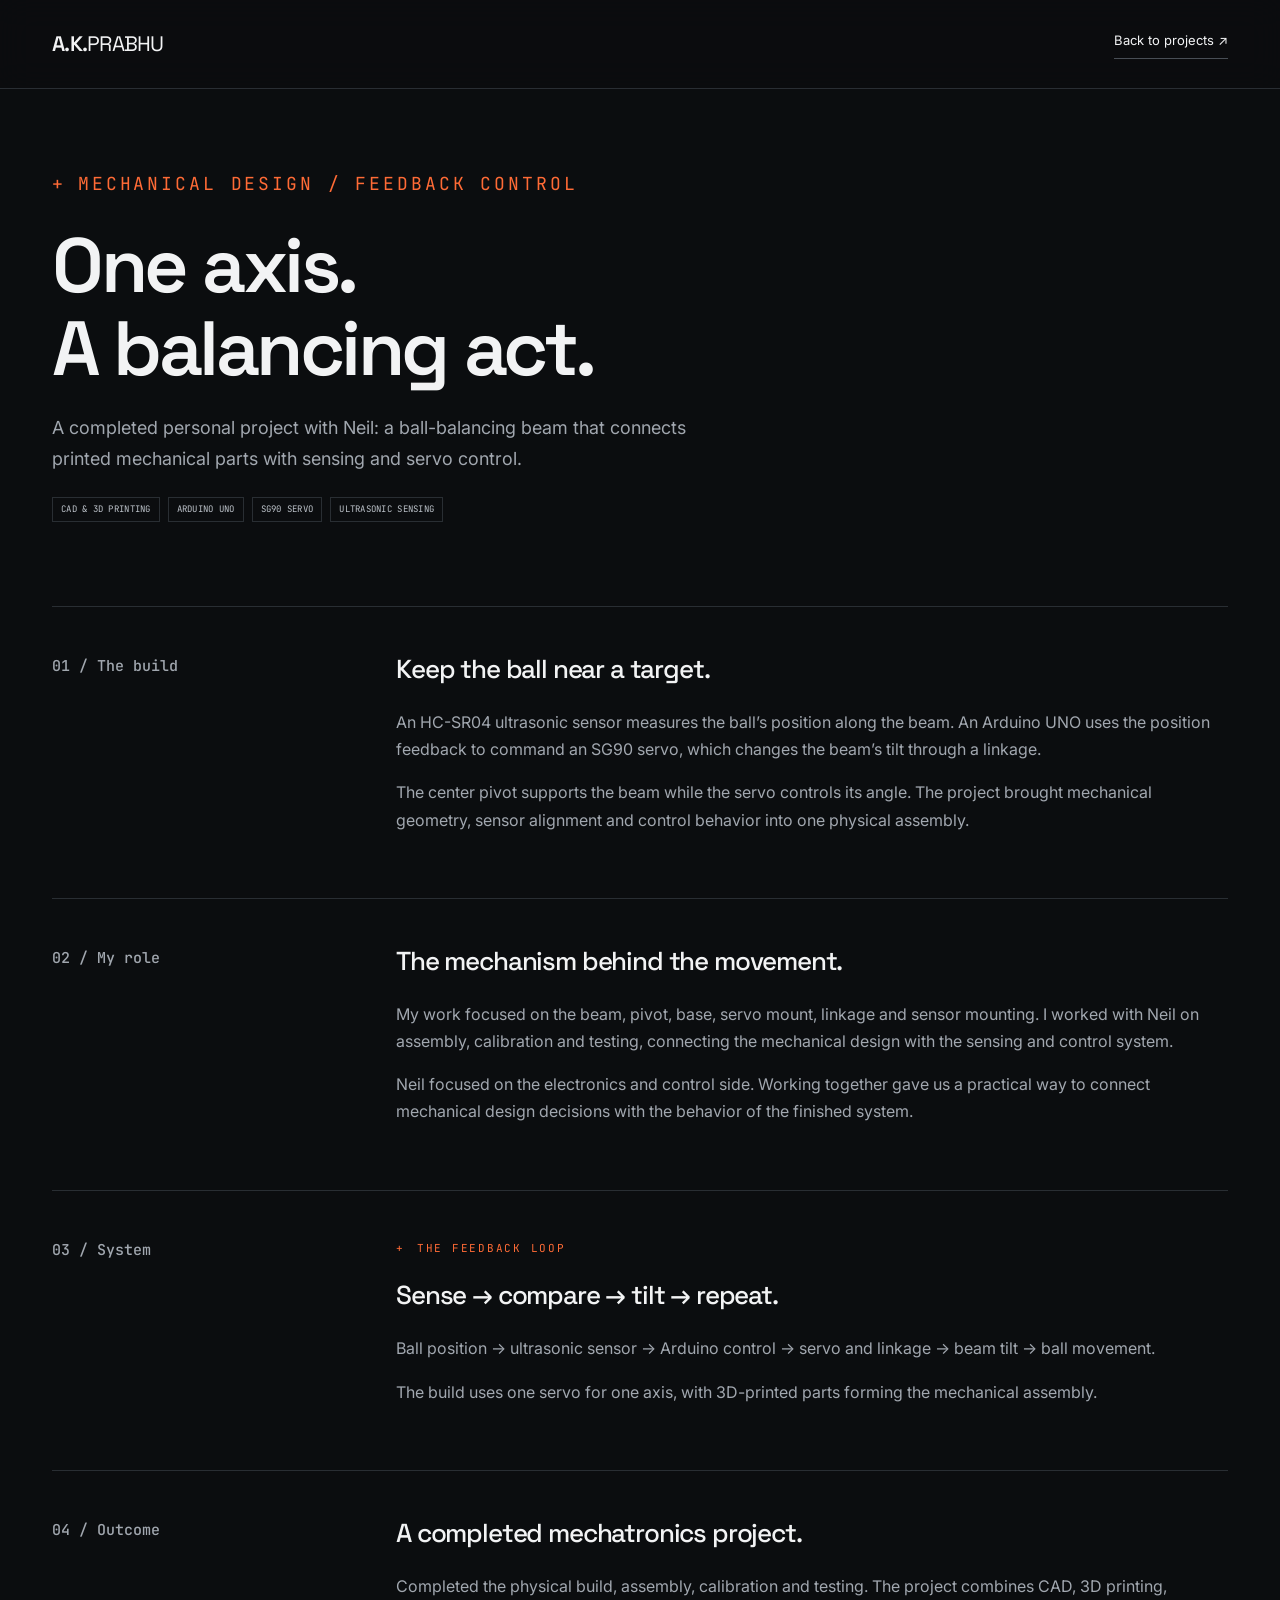
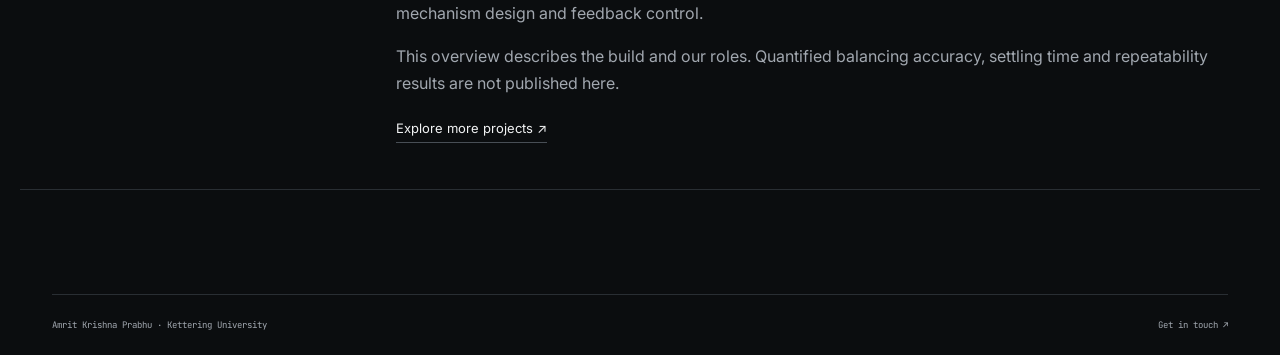
<file: ball-balancing-beam.html>
<!doctype html>
<html lang="en">
<head>
<meta charset="utf-8"><meta name="viewport" content="width=device-width,initial-scale=1">
<meta name="description" content="A completed one-axis ball-balancing beam project by Amrit Krishna Prabhu and Neil, combining printed mechanical parts, Arduino sensing and servo control.">
<title>One-Axis Ball-Balancing Beam — Amrit Krishna Prabhu</title>
<link rel="icon" href="favicon.svg" type="image/svg+xml"><link rel="stylesheet" href="style.css">
</head>
<body>
<a class="skip" href="#main">Skip to project</a>
<header><div class="nav-wrap"><a class="logo" href="index.html#/">A.K.<span>PRABHU</span></a><a class="text-link" href="index.html#/projects">Back to projects ↗</a></div></header>
<main id="main" class="wrap">
<section class="page-intro"><p class="eyebrow">Mechanical design / feedback control</p><h1>One axis.<br>A balancing act.</h1><p>A completed personal project with Neil: a ball-balancing beam that connects printed mechanical parts with sensing and servo control.</p><div class="tags"><span class="tag">CAD &amp; 3D PRINTING</span><span class="tag">ARDUINO UNO</span><span class="tag">SG90 SERVO</span><span class="tag">ULTRASONIC SENSING</span></div></section>
<section class="about-block"><h2>01 / The build</h2><div><h3>Keep the ball near a target.</h3><p>An HC-SR04 ultrasonic sensor measures the ball’s position along the beam. An Arduino UNO uses the position feedback to command an SG90 servo, which changes the beam’s tilt through a linkage.</p><p>The center pivot supports the beam while the servo controls its angle. The project brought mechanical geometry, sensor alignment and control behavior into one physical assembly.</p></div></section>
<section class="about-block"><h2>02 / My role</h2><div><h3>The mechanism behind the movement.</h3><p>My work focused on the beam, pivot, base, servo mount, linkage and sensor mounting. I worked with Neil on assembly, calibration and testing, connecting the mechanical design with the sensing and control system.</p><p>Neil focused on the electronics and control side. Working together gave us a practical way to connect mechanical design decisions with the behavior of the finished system.</p></div></section>
<section class="about-block"><h2>03 / System</h2><div><p class="eyebrow">The feedback loop</p><h3>Sense → compare → tilt → repeat.</h3><p>Ball position → ultrasonic sensor → Arduino control → servo and linkage → beam tilt → ball movement.</p><p>The build uses one servo for one axis, with 3D-printed parts forming the mechanical assembly.</p></div></section>
<section class="about-block"><h2>04 / Outcome</h2><div><h3>A completed mechatronics project.</h3><p>Completed the physical build, assembly, calibration and testing. The project combines CAD, 3D printing, mechanism design and feedback control.</p><p>This overview describes the build and our roles. Quantified balancing accuracy, settling time and repeatability results are not published here.</p><a class="text-link" href="index.html#/projects">Explore more projects ↗</a></div></section>
</main>
<footer><div class="footer-bottom"><span>Amrit Krishna Prabhu · Kettering University</span><a href="index.html#/contact">Get in touch ↗</a></div></footer>
</body></html>
</file>
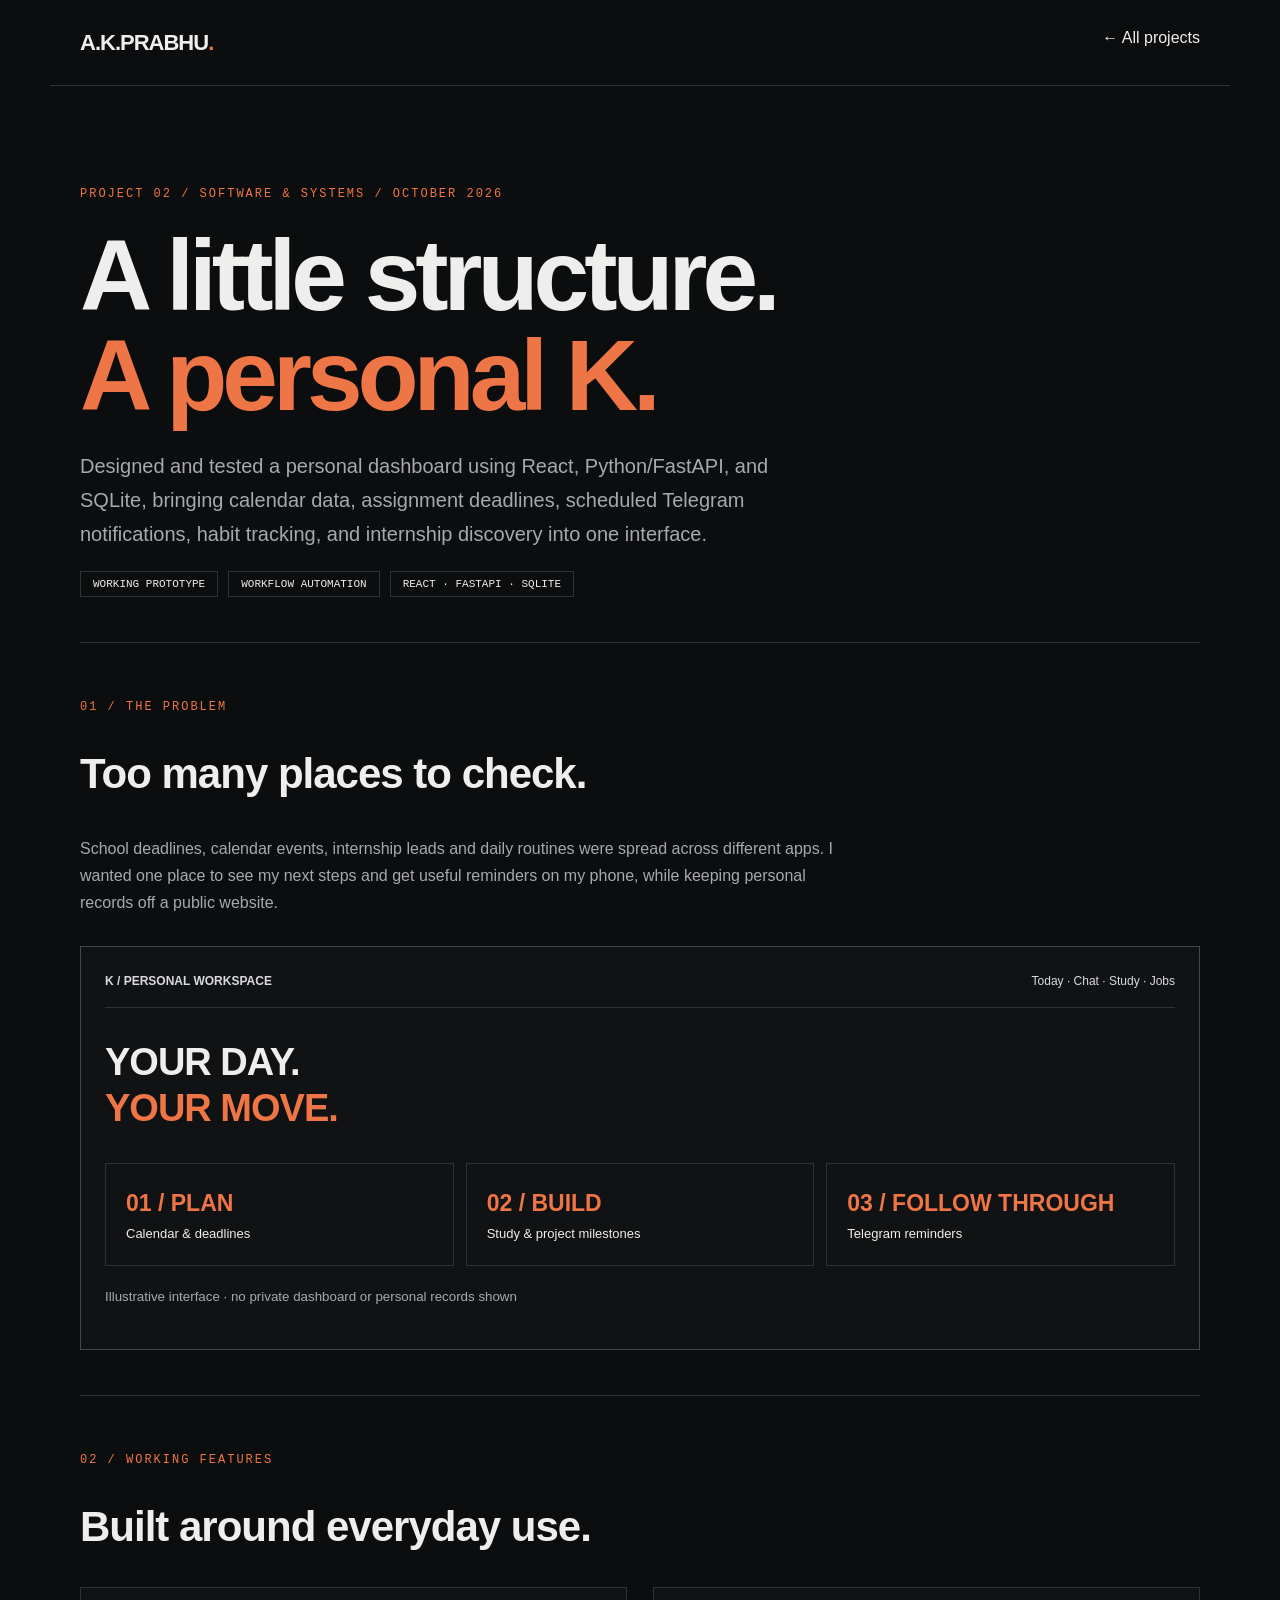
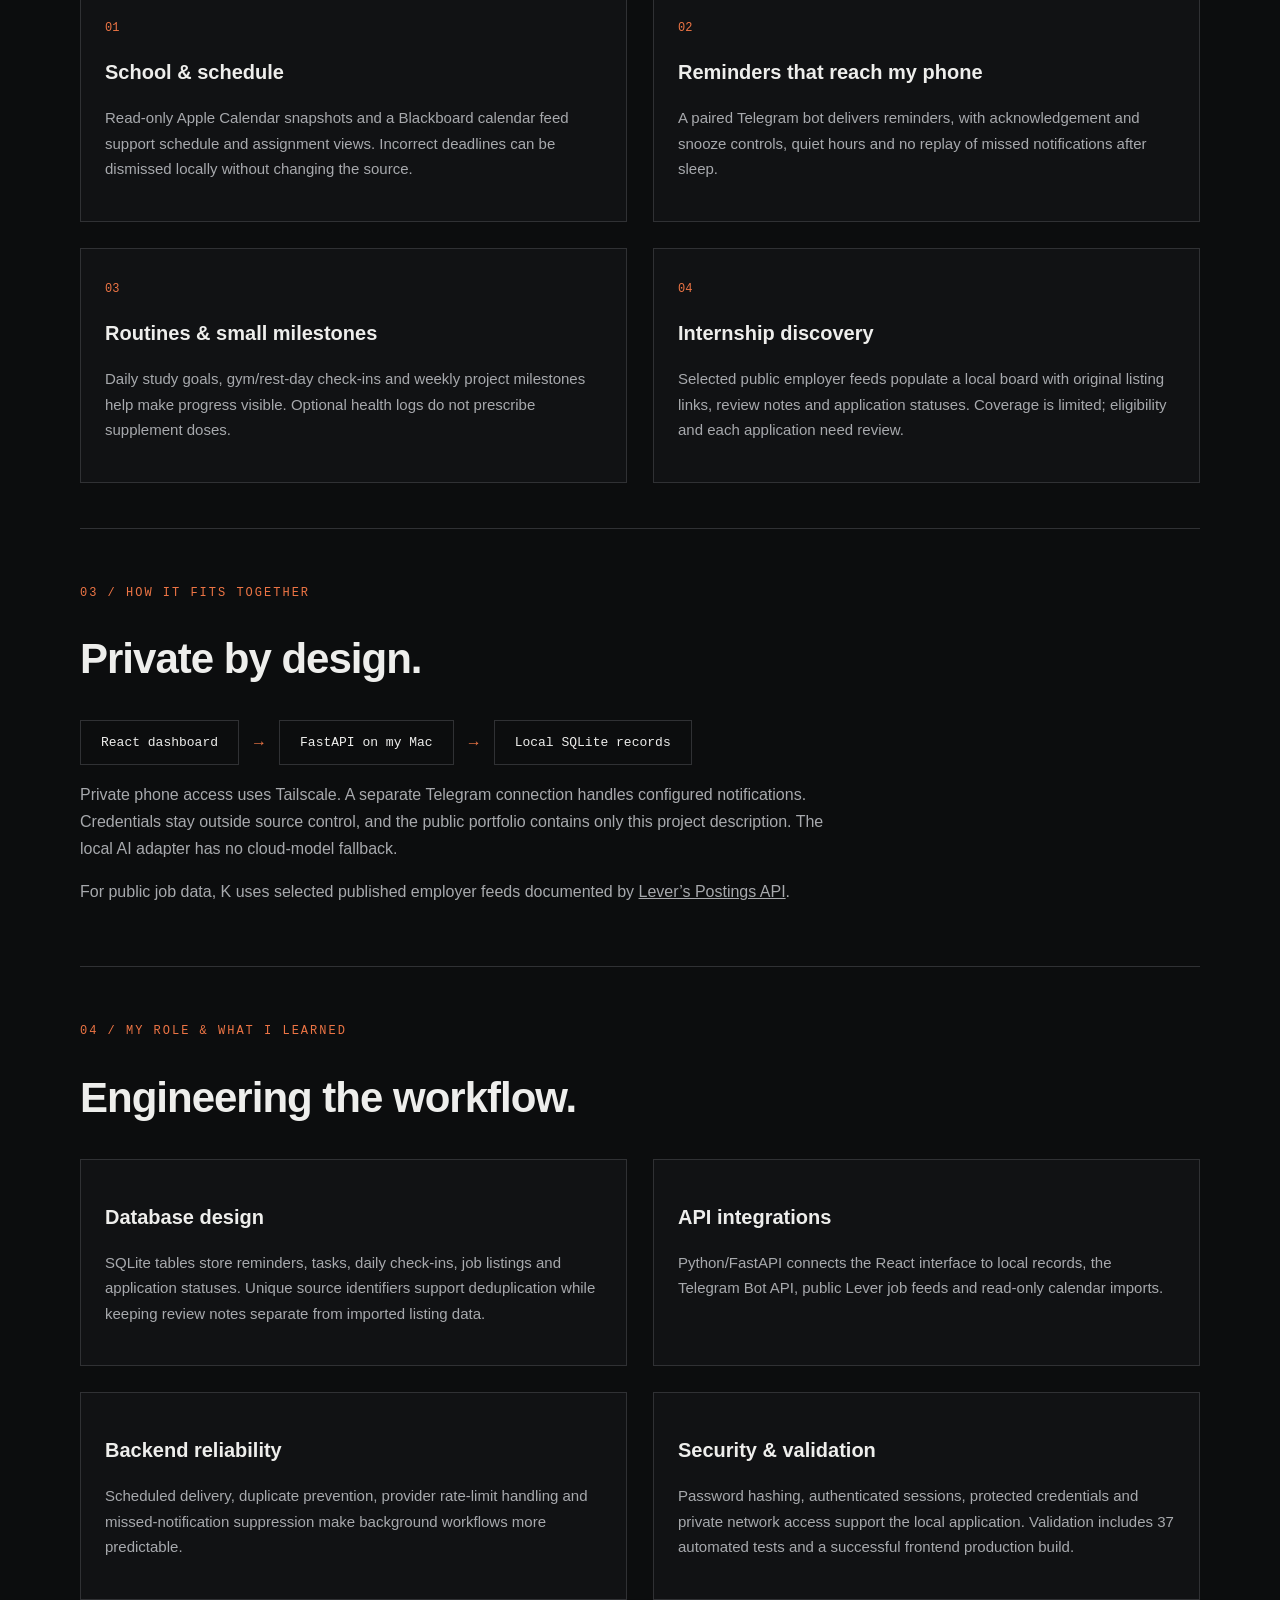
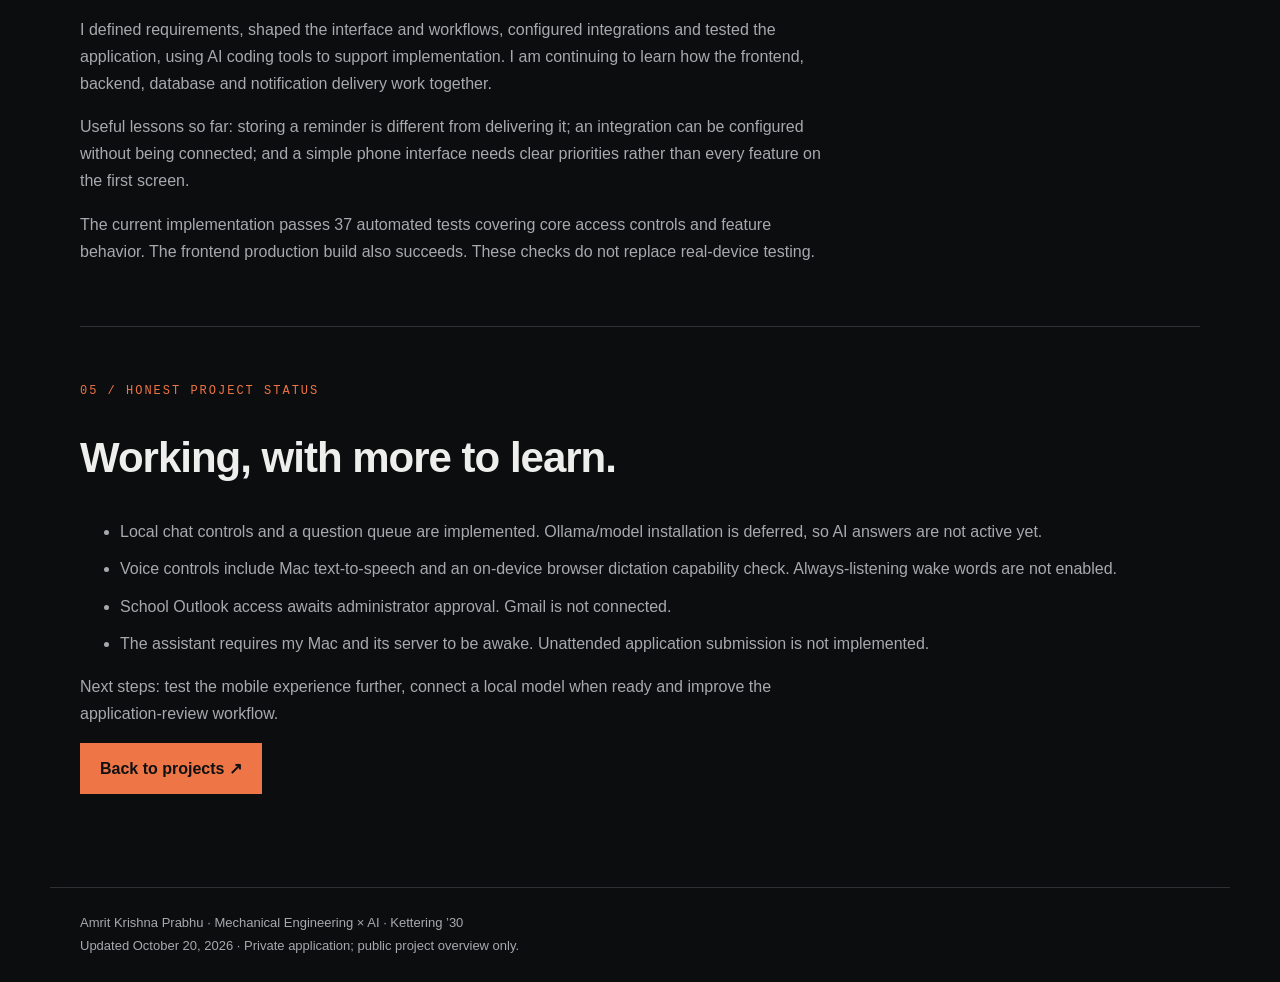
<file: k-personal-assistant.html>
<!doctype html><html lang="en"><head><meta charset="utf-8"><meta name="viewport" content="width=device-width,initial-scale=1"><meta name="description" content="K: Amrit Krishna Prabhu’s AI-assisted personal dashboard project, combining local-first software, routines and Telegram reminders."><title>K — Personal Productivity & Workflow Automation | Amrit Krishna Prabhu</title><link rel="icon" href="favicon.svg"><style>
:root{color-scheme:dark;--orange:#ee7545;--muted:#a7a9ad;--line:#303134}*{box-sizing:border-box}body{margin:0;background:#0c0d0e;color:#eeeeec;font:16px/1.7 -apple-system,BlinkMacSystemFont,'Segoe UI',sans-serif}a{color:inherit;text-decoration:none}a:focus-visible{outline:2px solid var(--orange);outline-offset:6px}header,main,footer{max-width:1180px;margin:auto;padding:24px 30px}header{display:flex;justify-content:space-between;border-bottom:1px solid var(--line)}.logo{font-size:22px;font-weight:700;letter-spacing:-1px}.logo span,.eyebrow{color:var(--orange)}.eyebrow{font:12px monospace;letter-spacing:2px;text-transform:uppercase}h1{font-size:clamp(48px,8vw,100px);line-height:1;letter-spacing:-5px;margin:24px 0}h1 span{color:var(--orange)}h2{font-size:clamp(26px,4vw,42px);line-height:1.2;letter-spacing:-1px}h3{font-size:20px;line-height:1.3}p{color:var(--muted);max-width:760px}.lead{font-size:20px}.intro{padding:65px 0 45px}.tags{display:flex;gap:10px;flex-wrap:wrap}.tags span{border:1px solid var(--line);padding:6px 12px;font:11px monospace}.section{border-top:1px solid var(--line);padding:45px 0}.grid{display:grid;grid-template-columns:repeat(2,1fr);gap:26px}.card{padding:24px;border:1px solid var(--line);background:#111214}.card p{font-size:15px}.index{font:12px monospace;color:var(--orange)}.preview{border:1px solid #45464a;padding:24px;background:#111214;margin-top:30px}.preview header{padding:0 0 16px;font-size:12px;color:#d9dadd}.preview h2{font-size:38px}.preview small{color:var(--muted)}.preview-grid{display:grid;grid-template-columns:repeat(3,1fr);gap:12px}.preview-grid div{border:1px solid var(--line);padding:20px;font-size:13px}.preview-grid strong{display:block;color:var(--orange);font-size:23px}.flow{display:flex;gap:12px;flex-wrap:wrap}.flow span{border:1px solid var(--line);padding:14px 20px;font:13px monospace}.flow b{align-self:center;color:var(--orange)}.button{display:inline-block;padding:12px 20px;background:var(--orange);color:#101112;font-weight:650}footer{border-top:1px solid var(--line);font-size:13px;color:var(--muted);margin-top:24px}li{color:var(--muted);margin-bottom:10px}@media(max-width:650px){header,main,footer{padding:20px}header{font-size:13px}.intro{padding-top:40px}h1{letter-spacing:-2.5px}.grid,.preview-grid{grid-template-columns:1fr}.preview{padding:18px}.preview h2{font-size:30px}.flow b{display:none}.flow span{width:100%}}
</style></head><body><header><a class="logo" href="index.html#/">A.K.PRABHU<span>.</span></a><a href="index.html#/projects">← All projects</a></header><main><section class="intro"><p class="eyebrow">Project 02 / Software & systems / October 2026</p><h1>A little structure.<br><span>A personal K.</span></h1><p class="lead">Designed and tested a personal dashboard using React, Python/FastAPI, and SQLite, bringing calendar data, assignment deadlines, scheduled Telegram notifications, habit tracking, and internship discovery into one interface.</p><div class="tags"><span>WORKING PROTOTYPE</span><span>WORKFLOW AUTOMATION</span><span>REACT · FASTAPI · SQLITE</span></div></section><section class="section"><p class="eyebrow">01 / The problem</p><h2>Too many places to check.</h2><p>School deadlines, calendar events, internship leads and daily routines were spread across different apps. I wanted one place to see my next steps and get useful reminders on my phone, while keeping personal records off a public website.</p><div class="preview" role="img" aria-label="Illustrative K interface showing Today, Chat, Study, Jobs and example workspace categories. No personal data."><header><strong>K / PERSONAL WORKSPACE</strong><span>Today · Chat · Study · Jobs</span></header><h2>YOUR DAY.<br><span style="color:var(--orange)">YOUR MOVE.</span></h2><div class="preview-grid"><div><strong>01 / PLAN</strong>Calendar & deadlines</div><div><strong>02 / BUILD</strong>Study & project milestones</div><div><strong>03 / FOLLOW THROUGH</strong>Telegram reminders</div></div><p><small>Illustrative interface · no private dashboard or personal records shown</small></p></div></section><section class="section"><p class="eyebrow">02 / Working features</p><h2>Built around everyday use.</h2><div class="grid"><article class="card"><span class="index">01</span><h3>School & schedule</h3><p>Read-only Apple Calendar snapshots and a Blackboard calendar feed support schedule and assignment views. Incorrect deadlines can be dismissed locally without changing the source.</p></article><article class="card"><span class="index">02</span><h3>Reminders that reach my phone</h3><p>A paired Telegram bot delivers reminders, with acknowledgement and snooze controls, quiet hours and no replay of missed notifications after sleep.</p></article><article class="card"><span class="index">03</span><h3>Routines & small milestones</h3><p>Daily study goals, gym/rest-day check-ins and weekly project milestones help make progress visible. Optional health logs do not prescribe supplement doses.</p></article><article class="card"><span class="index">04</span><h3>Internship discovery</h3><p>Selected public employer feeds populate a local board with original listing links, review notes and application statuses. Coverage is limited; eligibility and each application need review.</p></article></div></section><section class="section"><p class="eyebrow">03 / How it fits together</p><h2>Private by design.</h2><div class="flow"><span>React dashboard</span><b>→</b><span>FastAPI on my Mac</span><b>→</b><span>Local SQLite records</span></div><p>Private phone access uses Tailscale. A separate Telegram connection handles configured notifications. Credentials stay outside source control, and the public portfolio contains only this project description. The local AI adapter has no cloud-model fallback.</p><p>For public job data, K uses selected published employer feeds documented by <a href="https://github.com/lever/postings-api" target="_blank" rel="noopener noreferrer" style="text-decoration:underline">Lever’s Postings API</a>.</p></section><section class="section"><p class="eyebrow">04 / My role & what I learned</p><h2>Engineering the workflow.</h2><div class="grid"><article class="card"><h3>Database design</h3><p>SQLite tables store reminders, tasks, daily check-ins, job listings and application statuses. Unique source identifiers support deduplication while keeping review notes separate from imported listing data.</p></article><article class="card"><h3>API integrations</h3><p>Python/FastAPI connects the React interface to local records, the Telegram Bot API, public Lever job feeds and read-only calendar imports.</p></article><article class="card"><h3>Backend reliability</h3><p>Scheduled delivery, duplicate prevention, provider rate-limit handling and missed-notification suppression make background workflows more predictable.</p></article><article class="card"><h3>Security & validation</h3><p>Password hashing, authenticated sessions, protected credentials and private network access support the local application. Validation includes 37 automated tests and a successful frontend production build.</p></article></div><p>I defined requirements, shaped the interface and workflows, configured integrations and tested the application, using AI coding tools to support implementation. I am continuing to learn how the frontend, backend, database and notification delivery work together.</p><p>Useful lessons so far: storing a reminder is different from delivering it; an integration can be configured without being connected; and a simple phone interface needs clear priorities rather than every feature on the first screen.</p><p>The current implementation passes 37 automated tests covering core access controls and feature behavior. The frontend production build also succeeds. These checks do not replace real-device testing.</p></section><section class="section"><p class="eyebrow">05 / Honest project status</p><h2>Working, with more to learn.</h2><ul><li>Local chat controls and a question queue are implemented. Ollama/model installation is deferred, so AI answers are not active yet.</li><li>Voice controls include Mac text-to-speech and an on-device browser dictation capability check. Always-listening wake words are not enabled.</li><li>School Outlook access awaits administrator approval. Gmail is not connected.</li><li>The assistant requires my Mac and its server to be awake. Unattended application submission is not implemented.</li></ul><p>Next steps: test the mobile experience further, connect a local model when ready and improve the application-review workflow.</p><a class="button" href="index.html#/projects">Back to projects ↗</a></section></main><footer>Amrit Krishna Prabhu · Mechanical Engineering × AI · Kettering ’30<br>Updated October 20, 2026 · Private application; public project overview only.</footer></body></html>
</file>
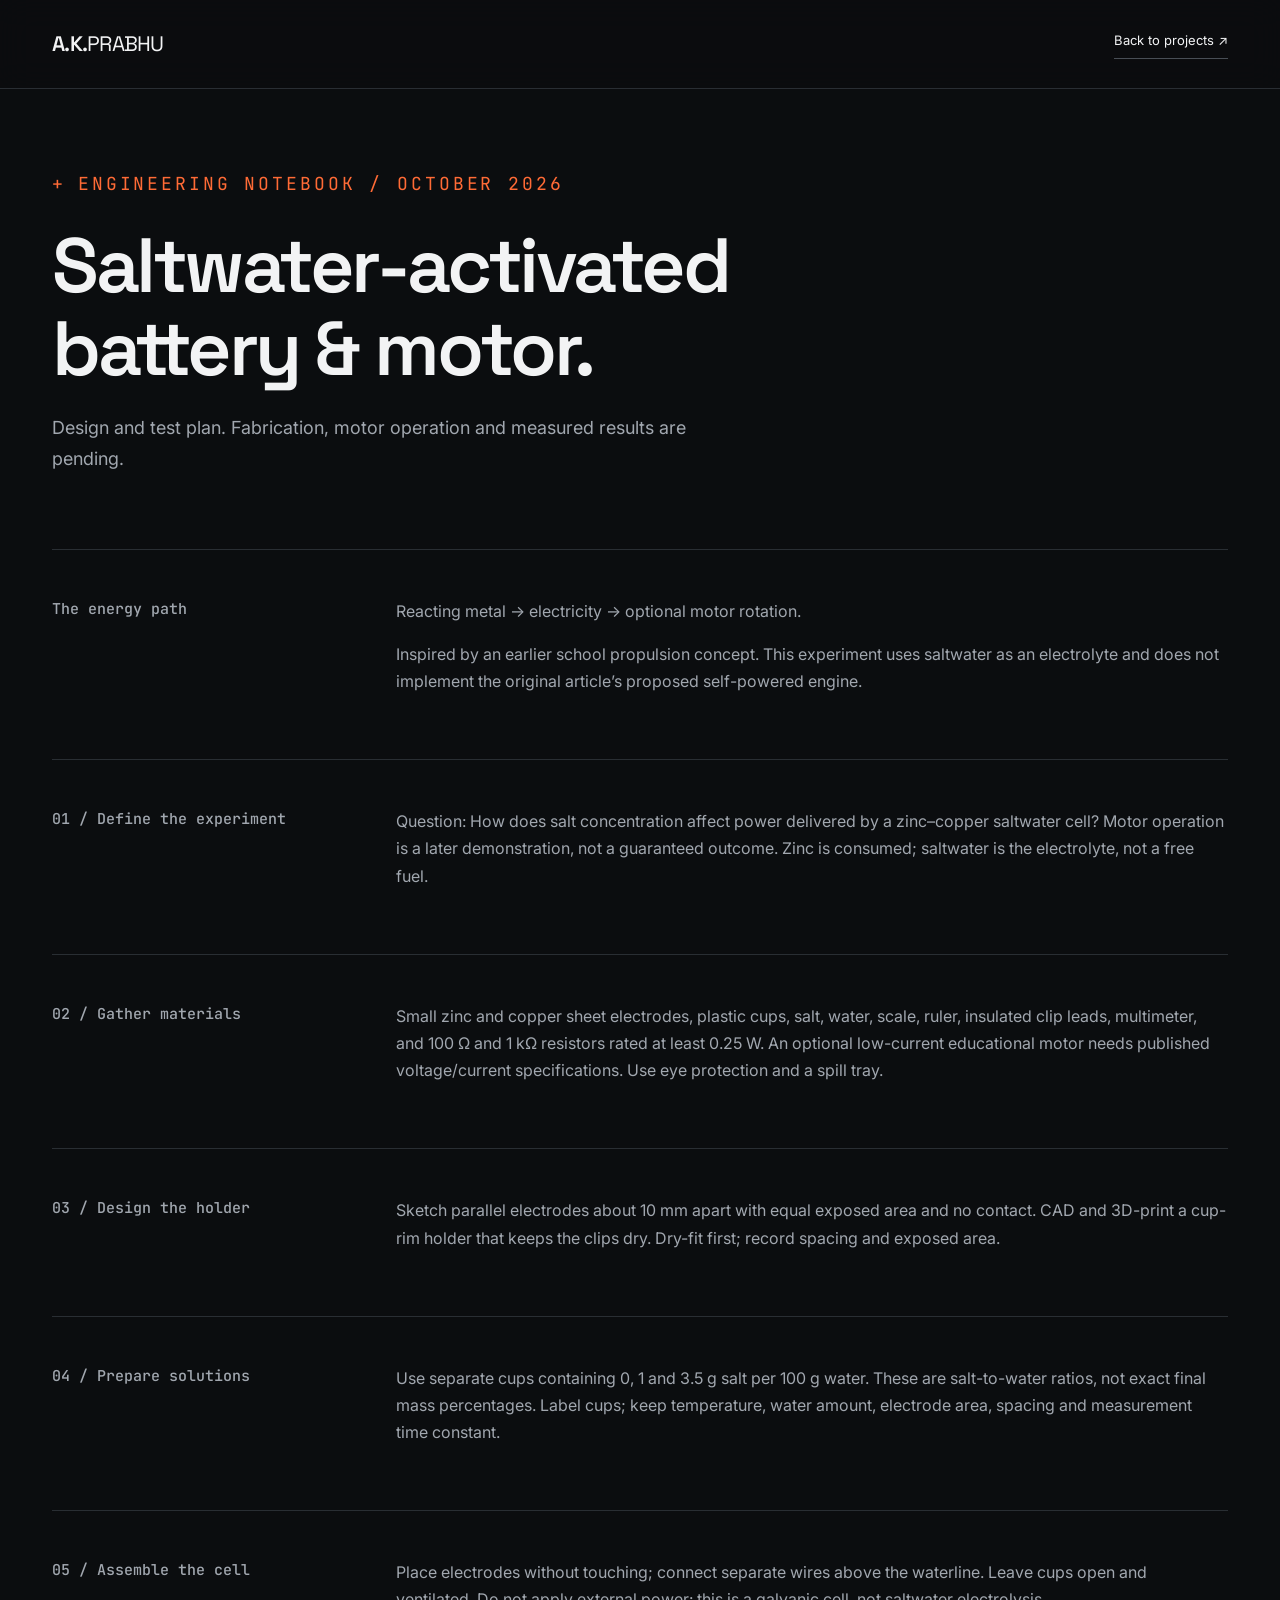
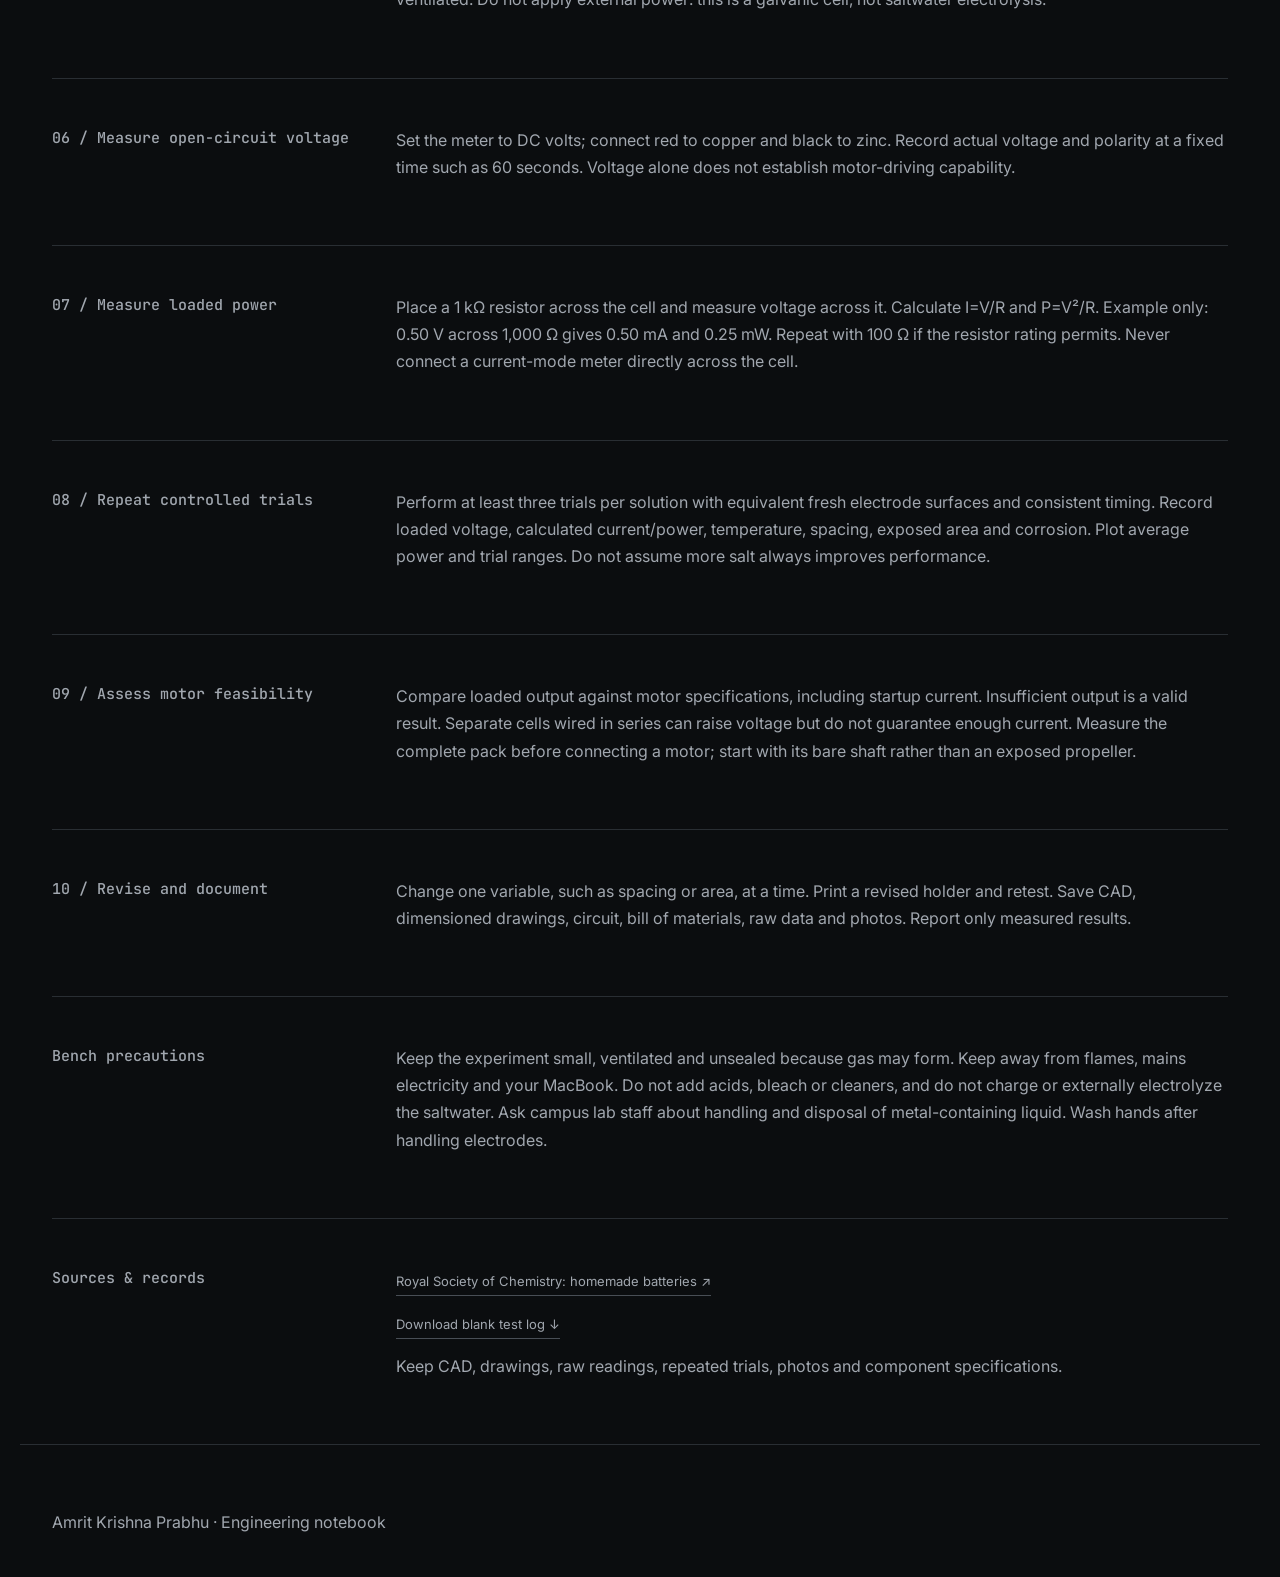
<file: saltwater-project.html>
<!doctype html><html lang="en"><head><meta charset="utf-8"><meta name="viewport" content="width=device-width, initial-scale=1"><title>Saltwater battery guide — Amrit Krishna Prabhu</title><link rel="stylesheet" href="style.css?v=20261015-3"></head><body><a class="skip" href="#main">Skip to guide</a><header><div class="nav-wrap"><a class="logo" href="index.html#/projects">A.K.<span>PRABHU</span></a><a class="text-link" href="index.html#/projects">Back to projects ↗</a></div></header><main class="wrap" id="main"><section class="page-intro"><p class="eyebrow">Engineering notebook / October 2026</p><h1>Saltwater-activated<br>battery & motor.</h1><p>Design and test plan. Fabrication, motor operation and measured results are pending.</p></section><section class="about-block"><h2>The energy path</h2><div><p>Reacting metal → electricity → optional motor rotation.</p><p>Inspired by an earlier school propulsion concept. This experiment uses saltwater as an electrolyte and does not implement the original article’s proposed self-powered engine.</p></div></section><section class="about-block"><h2>01 / Define the experiment</h2><div><p>Question: How does salt concentration affect power delivered by a zinc–copper saltwater cell? Motor operation is a later demonstration, not a guaranteed outcome. Zinc is consumed; saltwater is the electrolyte, not a free fuel.</p></div></section><section class="about-block"><h2>02 / Gather materials</h2><div><p>Small zinc and copper sheet electrodes, plastic cups, salt, water, scale, ruler, insulated clip leads, multimeter, and 100 Ω and 1 kΩ resistors rated at least 0.25 W. An optional low-current educational motor needs published voltage/current specifications. Use eye protection and a spill tray.</p></div></section><section class="about-block"><h2>03 / Design the holder</h2><div><p>Sketch parallel electrodes about 10 mm apart with equal exposed area and no contact. CAD and 3D-print a cup-rim holder that keeps the clips dry. Dry-fit first; record spacing and exposed area.</p></div></section><section class="about-block"><h2>04 / Prepare solutions</h2><div><p>Use separate cups containing 0, 1 and 3.5 g salt per 100 g water. These are salt-to-water ratios, not exact final mass percentages. Label cups; keep temperature, water amount, electrode area, spacing and measurement time constant.</p></div></section><section class="about-block"><h2>05 / Assemble the cell</h2><div><p>Place electrodes without touching; connect separate wires above the waterline. Leave cups open and ventilated. Do not apply external power: this is a galvanic cell, not saltwater electrolysis.</p></div></section><section class="about-block"><h2>06 / Measure open-circuit voltage</h2><div><p>Set the meter to DC volts; connect red to copper and black to zinc. Record actual voltage and polarity at a fixed time such as 60 seconds. Voltage alone does not establish motor-driving capability.</p></div></section><section class="about-block"><h2>07 / Measure loaded power</h2><div><p>Place a 1 kΩ resistor across the cell and measure voltage across it. Calculate I=V/R and P=V²/R. Example only: 0.50 V across 1,000 Ω gives 0.50 mA and 0.25 mW. Repeat with 100 Ω if the resistor rating permits. Never connect a current-mode meter directly across the cell.</p></div></section><section class="about-block"><h2>08 / Repeat controlled trials</h2><div><p>Perform at least three trials per solution with equivalent fresh electrode surfaces and consistent timing. Record loaded voltage, calculated current/power, temperature, spacing, exposed area and corrosion. Plot average power and trial ranges. Do not assume more salt always improves performance.</p></div></section><section class="about-block"><h2>09 / Assess motor feasibility</h2><div><p>Compare loaded output against motor specifications, including startup current. Insufficient output is a valid result. Separate cells wired in series can raise voltage but do not guarantee enough current. Measure the complete pack before connecting a motor; start with its bare shaft rather than an exposed propeller.</p></div></section><section class="about-block"><h2>10 / Revise and document</h2><div><p>Change one variable, such as spacing or area, at a time. Print a revised holder and retest. Save CAD, dimensioned drawings, circuit, bill of materials, raw data and photos. Report only measured results.</p></div></section><section class="about-block"><h2>Bench precautions</h2><p>Keep the experiment small, ventilated and unsealed because gas may form. Keep away from flames, mains electricity and your MacBook. Do not add acids, bleach or cleaners, and do not charge or externally electrolyze the saltwater. Ask campus lab staff about handling and disposal of metal-containing liquid. Wash hands after handling electrodes.</p></section><section class="about-block"><h2>Sources & records</h2><div><p><a class="text-link" href="https://edu.rsc.org/feature/rough-science-and-homemade-batteries/2020222.article">Royal Society of Chemistry: homemade batteries ↗</a></p><p><a class="text-link" href="saltwater-test-log.csv" download>Download blank test log ↓</a></p><p>Keep CAD, drawings, raw readings, repeated trials, photos and component specifications.</p></div></section></main><footer><p>Amrit Krishna Prabhu · Engineering notebook</p></footer></body></html>
</file>
<file: style.css>
@import url('https://fonts.googleapis.com/css2?family=Space+Grotesk:wght@400;500;600;700&family=Inter:wght@400;500;600;700&family=JetBrains+Mono:wght@400;500&display=swap');
:root{--bg:#0b0d0f;--surface:#121518;--text:#f2f3f4;--muted:#a1a7af;--line:#292e33;--accent:#ff6b36;--max:1240px;color-scheme:dark}*{box-sizing:border-box}html{scroll-behavior:smooth}body{margin:0;background:var(--bg);color:var(--text);font:16px/1.7 Inter,Arial,sans-serif}button,input,textarea{font:inherit}a{color:inherit;text-decoration:none}button,a,input,textarea,summary{-webkit-tap-highlight-color:transparent}a,button{touch-action:manipulation}a:focus-visible,button:focus-visible,summary:focus-visible,input:focus-visible,textarea:focus-visible{outline:2px solid var(--accent);outline-offset:5px}button{cursor:pointer}img{display:block;width:100%}h1,h2,h3,p{margin-top:0}h1,h2,h3,.logo{font-family:'Space Grotesk',Arial,sans-serif;line-height:1.08;letter-spacing:-.045em}h1{font-size:clamp(48px,7.4vw,108px);font-weight:600}h2{font-size:clamp(34px,4.6vw,62px);font-weight:500}h3{font-size:26px;font-weight:500}p{color:var(--muted)}.mono,.eyebrow,.tag,.number,.date{font-family:'JetBrains Mono',monospace}.eyebrow{font-size:11px;text-transform:uppercase;letter-spacing:.16em;color:var(--accent);margin-bottom:24px}.eyebrow::before{content:'+';padding-right:12px}header{position:sticky;top:0;z-index:30;background:#0b0d0fe8;backdrop-filter:blur(16px);border-bottom:1px solid var(--line)}.nav-wrap{height:88px;max-width:var(--max);padding:0 32px;margin:auto;display:flex;align-items:center;justify-content:space-between;gap:24px}.logo{font-size:21px;white-space:nowrap;letter-spacing:-.035em;font-weight:600}.logo span{font-weight:400}.logo i{display:inline-block;background:var(--accent);height:5px;width:5px;border-radius:50%;margin-left:5px}nav{display:flex;gap:28px}nav a{font-size:13px;color:var(--muted);position:relative;padding:8px 0}nav a:hover,nav a[aria-current]{color:var(--text)}nav a[aria-current]::after{content:'';position:absolute;bottom:0;left:0;width:14px;height:2px;background:var(--accent)}.nav-connect{font-size:12px;border:1px solid #42474c;padding:9px 16px}.nav-connect span{color:var(--accent);margin-left:18px}.menu-toggle{display:none}.wrap{max-width:var(--max);margin:auto;padding-left:32px;padding-right:32px}.hero{padding-top:80px;padding-bottom:72px;display:grid;grid-template-columns:1.3fr 1fr;gap:60px;align-items:center;position:relative}.hero::before{content:'';position:absolute;inset:0;z-index:-1;background-image:linear-gradient(#ffffff04 1px,transparent 1px),linear-gradient(90deg,#ffffff04 1px,transparent 1px);background-size:56px 56px;mask-image:linear-gradient(90deg,#000,transparent)}.hero h1{margin-bottom:26px}.hero h1 .last{display:block;color:var(--accent)}.hero .subtitle{font-family:'JetBrains Mono',monospace;font-size:14px;line-height:1.8;color:var(--text);margin-bottom:18px}.hero .intro{max-width:470px;font-size:17px;line-height:1.8}.actions{display:flex;flex-wrap:wrap;gap:12px;margin-top:30px}.btn{display:inline-flex;align-items:center;justify-content:space-between;gap:32px;background:var(--accent);border:1px solid var(--accent);color:#0b0d0f;font-size:13px;font-weight:600;padding:13px 22px;transition:transform .2s,background .2s}.btn:hover{background:#ff855a;transform:translateY(-2px)}.btn.secondary{background:transparent;color:var(--text);border-color:#41464c}.btn.secondary:hover{border-color:var(--accent)}.small-link{display:inline-block;font-size:12px;margin-top:26px;color:var(--muted)}.small-link span{color:var(--accent)}.portrait-frame{position:relative;padding:12px;border:1px solid var(--line);margin-left:12px}.portrait-frame::before,.portrait-frame::after{content:'';position:absolute;width:30px;height:30px;border-color:var(--accent);border-style:solid;pointer-events:none}.portrait-frame::before{top:-1px;left:-1px;border-width:1px 0 0 1px}.portrait-frame::after{bottom:-1px;right:-1px;border-width:0 1px 1px 0}.portrait-frame img{aspect-ratio:4/5;object-fit:cover;object-position:50% 35%;filter:saturate(.8)}.portrait-caption{display:flex;justify-content:space-between;font:10px/1.5 'JetBrains Mono',monospace;letter-spacing:.08em;padding:14px 0 0;color:var(--muted)}.portrait-caption b{color:var(--accent);font-weight:400}.availability{display:flex;align-items:center;gap:9px;font:11px 'JetBrains Mono',monospace;margin-bottom:26px;color:#c0c5ca}.dot{width:6px;height:6px;border-radius:50%;background:var(--accent);display:inline-block;flex-shrink:0}.current-strip{display:grid;grid-template-columns:1fr 2.7fr;padding-top:36px;padding-bottom:36px;border-top:1px solid var(--line);border-bottom:1px solid var(--line)}.current-strip .eyebrow{margin:3px 0}.current-list{display:grid;grid-template-columns:1fr 1fr;gap:8px 30px;font-size:13px;color:var(--muted)}.current-list span::before{content:'↳';color:var(--accent);margin-right:10px}.stats{display:flex;justify-content:space-between;gap:24px;padding-top:38px;padding-bottom:38px;border-bottom:1px solid var(--line)}.stat{display:flex;align-items:baseline;gap:16px}.stat strong{font-size:34px;font-family:'Space Grotesk',sans-serif;font-weight:500;letter-spacing:-.05em}.stat span{font-size:12px;color:var(--muted)}.section{padding-top:96px;padding-bottom:96px}.section-header{display:flex;justify-content:space-between;gap:24px;align-items:end;margin-bottom:44px}.section-header h2{margin:0}.text-link{font-size:13px;border-bottom:1px solid #484e55;padding-bottom:6px;white-space:nowrap}.text-link:hover{color:var(--accent);border-color:var(--accent)}.project-feature{display:grid;grid-template-columns:1.2fr 1fr;gap:56px;align-items:center}.project-visual{position:relative;overflow:hidden;background:#171c20;aspect-ratio:1.25;display:flex;align-items:center;justify-content:center}.browser-art{width:76%;background:#f3eee6;color:#17201e;transform:rotate(-5deg);box-shadow:0 25px 90px #0008;transition:transform .5s;border-radius:4px;overflow:hidden}.project-visual:hover .browser-art{transform:rotate(-2deg) scale(1.03)}.browser-toolbar{height:22px;background:#e2dcd3;padding-left:10px;display:flex;align-items:center;gap:4px}.browser-toolbar i{width:4px;height:4px;border-radius:50%;background:#a4a39a}.browser-body{padding:24px;min-height:240px}.browser-body small{font-family:monospace;font-size:9px;letter-spacing:.15em}.browser-body strong{display:block;font-family:Georgia,serif;font-size:clamp(24px,3.5vw,43px);line-height:1.04;margin:24px 0}.browser-body em{display:inline-block;background:#d35b37;color:white;font-size:8px;font-style:normal;padding:7px 12px}.browser-body .art-lines{display:block;width:65%;height:3px;background:#aab3a2;margin:9px 0}.art-note{position:absolute;bottom:12px;left:16px;font:9px 'JetBrains Mono',monospace;color:#9da4ab}.visual-index{position:absolute;top:16px;right:18px;font:10px monospace;color:#717c85}.project-copy h3{font-size:clamp(32px,4vw,52px);margin-bottom:20px}.project-copy .eyebrow{margin-bottom:16px}.project-copy p{font-size:15px}.tags{display:flex;flex-wrap:wrap;gap:8px;margin:22px 0 28px}.tag{font-size:9px;letter-spacing:.03em;padding:4px 8px;border:1px solid var(--line);color:#bdc3ca}.project-copy button.text-link{color:var(--text);background:none;border-width:0 0 1px;cursor:pointer;padding-left:0;padding-right:0}.section-divider{border-top:1px solid var(--line)}.closing{display:flex;align-items:center;justify-content:space-between;gap:40px}.closing h2{margin-bottom:16px}.closing p{margin:0}.page-intro{padding-top:80px;padding-bottom:56px;max-width:850px}.page-intro h1{font-size:clamp(48px,6vw,82px);margin-bottom:24px}.page-intro p{max-width:640px;font-size:18px}.page-index{float:right;color:#5c636b;font:11px 'JetBrains Mono',monospace;padding-top:12px}.filters{display:flex;flex-wrap:wrap;gap:8px;margin-bottom:48px}.filters button{background:transparent;border:1px solid var(--line);color:var(--muted);padding:8px 17px;font-size:12px}.filters button[aria-pressed=true]{background:var(--text);border-color:var(--text);color:var(--bg)}.project-item{padding:48px 0;border-top:1px solid var(--line)}.project-item[hidden]{display:none}.empty-state{padding:48px 0;max-width:660px}.empty-state h3{margin-bottom:16px}.empty-state .number{color:var(--accent);font-size:12px}.empty-state p{font-size:15px}.about-lead{display:grid;grid-template-columns:1fr 1.25fr;gap:80px;padding-bottom:72px}.about-lead h2{font-size:44px}.about-lead p{font-size:17px}.about-block{display:grid;grid-template-columns:1fr 2.7fr;gap:36px;padding-top:48px;padding-bottom:48px;border-top:1px solid var(--line)}.about-block h2{font-size:15px;font-family:'JetBrains Mono',monospace;letter-spacing:0;line-height:1.5;color:var(--muted)}.school{display:flex;justify-content:space-between;gap:24px}.school h3{margin-bottom:12px}.school p{font-size:14px}.date{font-size:11px;color:var(--muted);white-space:nowrap}.courses{font-size:13px;margin:16px 0;color:var(--muted)}.skills-group{display:grid;grid-template-columns:150px 1fr;gap:24px;margin-bottom:22px}.skills-group h3{font-size:13px;letter-spacing:0;font-family:Inter,sans-serif;color:var(--muted);line-height:2}.skills-group .tags{margin:0}.skills-group .tag{font-size:11px;text-transform:none;padding:5px 10px}.skills-group .tag em{font-style:normal;color:#89929a;font-size:9px;margin-left:7px}.timeline details{border-bottom:1px solid var(--line);padding:21px 0}.timeline details:first-child{padding-top:0}.timeline summary{list-style:none;display:grid;grid-template-columns:1fr auto;gap:20px;cursor:pointer;font-size:15px}.timeline summary::-webkit-details-marker{display:none}.timeline summary::after{content:'+';color:var(--accent);grid-column:2;grid-row:1}.timeline details[open] summary::after{content:'−'}.timeline summary small{display:block;color:var(--muted);font:10px 'JetBrains Mono',monospace;margin-top:8px}.timeline details p{font-size:14px;max-width:670px;margin:18px 0 0}.interests{font-family:'Space Grotesk',sans-serif;font-size:24px;line-height:1.8;color:#c6cbd0}.interests span{color:var(--accent);margin:0 12px}.resume-panel{display:grid;grid-template-columns:1.3fr 1fr;gap:48px;align-items:start}.resume-sheet{background:#f4f3ed;color:#1d262c;padding:42px;box-shadow:0 20px 80px #0004;font:11px/1.7 Arial,sans-serif}.resume-sheet h2{font-size:24px;letter-spacing:-.03em;color:#19232b;margin-bottom:6px}.resume-sheet h3{font:700 10px Arial;letter-spacing:.1em;border-bottom:1px solid #b5b8b6;padding-bottom:8px;margin:24px 0 12px}.resume-sheet p,.resume-sheet li{color:#424d54;font-size:10px}.resume-sheet p{margin-bottom:8px}.resume-sheet ul{padding-left:15px}.resume-info{position:sticky;top:130px}.resume-info h2{font-size:32px;margin-top:16px}.resume-info .btn{width:100%;margin:12px 0}.resume-info small{display:block;color:var(--muted);font-size:12px;margin-top:20px}.contact-grid{display:grid;grid-template-columns:1fr 1.2fr;gap:100px}.contact-links a{display:block;border-top:1px solid var(--line);padding:22px 0}.contact-links small{display:block;font:10px 'JetBrains Mono',monospace;color:var(--muted);text-transform:uppercase;letter-spacing:.12em;margin-bottom:8px}.contact-links strong{font-size:clamp(16px,2vw,22px);font-weight:400;overflow-wrap:anywhere}.contact-links a span{color:var(--accent);float:right}.contact-form label{display:block;font-size:12px;margin-bottom:20px}.contact-form input,.contact-form textarea{display:block;width:100%;background:transparent;border:0;border-bottom:1px solid #41464c;color:var(--text);padding:12px 0;border-radius:0;font-size:15px}.contact-form textarea{min-height:130px;resize:vertical}.contact-form .note{font-size:12px;margin:18px 0}.form-feedback{font-size:13px;color:var(--accent);min-height:24px}footer{max-width:var(--max);padding:64px 32px 24px;margin:auto;border-top:1px solid var(--line)}.footer-top{display:grid;grid-template-columns:1fr 1.5fr 1fr;gap:24px}.footer-top p{font-size:12px}.footer-top>div{display:flex;gap:20px;justify-content:flex-end;font-size:12px}.footer-bottom{border-top:1px solid var(--line);padding-top:24px;margin-top:40px;display:flex;justify-content:space-between;gap:20px;font:9px 'JetBrains Mono',monospace;color:var(--muted)}.footer-bottom b{color:var(--accent);padding:0 6px}dialog{background:var(--bg);color:var(--text);border:1px solid var(--line);width:min(900px,94vw);max-height:90vh;padding:52px}dialog::backdrop{background:#000b;backdrop-filter:blur(7px)}.dialog-close{float:right;background:transparent;color:var(--muted);border:0;font-size:12px}.case-header{clear:both;padding-top:28px}.case-header h2{font-size:64px;margin-bottom:20px}.case-section{display:grid;grid-template-columns:60px 1fr;gap:24px;border-top:1px solid var(--line);padding:28px 0}.case-section .number{font-size:12px;color:var(--accent)}.case-section h3{font-size:24px;margin-bottom:14px}.case-section p,.case-section li{font-size:14px;color:var(--muted)}.process{font:12px/2.5 'JetBrains Mono',monospace;color:var(--text)}.process span{color:var(--accent);padding:0 7px}.skip{position:fixed;left:16px;top:-100px;padding:12px 20px;background:var(--accent);color:#000;z-index:100}.skip:focus{top:16px}.page-enter{animation:enter .3s ease-out}@keyframes enter{from{opacity:0;transform:translateY(8px)}to{opacity:1;transform:translateY(0)}}
.hero{grid-template-columns:minmax(0,1.3fr) minmax(0,1fr)}.hero>*,.project-feature>*,.resume-panel>*,.contact-grid>*{min-width:0}img{max-width:100%;height:auto}.hero h1{font-size:clamp(48px,6.6vw,92px)}
@media(min-width:1500px){.hero{padding-top:100px;padding-bottom:100px}}
@media(max-width:1000px){.nav-wrap{gap:14px}nav{gap:18px}.nav-connect{display:none}.hero{gap:32px}.hero h1{font-size:clamp(50px,7.3vw,78px)}.project-feature{gap:32px}.contact-grid{gap:48px}.stat{display:block}.stat span{display:block}.footer-top{grid-template-columns:1fr 1fr}.footer-top>div{grid-column:1/-1;justify-content:flex-start}.about-lead{gap:40px}.about-block{grid-template-columns:1fr 3fr}}
@media(max-width:680px){.nav-wrap{height:70px;padding:0 22px}.logo{font-size:20px}.menu-toggle{display:flex;align-items:center;gap:16px;background:none;border:0;color:var(--text);font-size:12px}.menu-toggle span{font-size:18px}nav{display:none;position:absolute;top:70px;left:0;right:0;background:#0b0d0ffa;border-bottom:1px solid var(--line);padding:20px 24px;flex-direction:column;gap:12px}nav.open{display:flex}nav a{font-size:16px}.wrap{padding-left:22px;padding-right:22px}.hero{padding-top:44px;padding-bottom:44px;grid-template-columns:1fr;gap:38px}.hero h1{font-size:clamp(48px,12.5vw,74px)}.hero .intro{font-size:15px}.hero .subtitle{font-size:12px}.portrait-frame{margin:0;max-width:440px}.portrait-frame img{aspect-ratio:1.1;object-position:50% 26%}.availability{font-size:9px}.current-strip{grid-template-columns:1fr;gap:22px;padding-top:28px;padding-bottom:28px}.current-list{grid-template-columns:1fr;gap:10px}.stats{gap:16px;padding-top:28px;padding-bottom:28px}.stat strong{font-size:28px}.stat span{font-size:9px;max-width:90px;line-height:1.7}.section{padding-top:58px;padding-bottom:58px}.section-header{align-items:start;gap:16px;margin-bottom:30px}.section-header .text-link{font-size:11px;margin-top:28px}.project-feature{grid-template-columns:1fr;gap:28px}.project-visual{aspect-ratio:1.2}.browser-body{min-height:210px;padding:20px}.browser-body strong{font-size:32px}.project-copy h3{font-size:36px}.closing{display:block}.closing .btn{margin-top:26px}.page-intro{padding-top:48px;padding-bottom:32px}.page-intro p{font-size:16px}.page-index{display:none}.filters{gap:6px;margin-bottom:28px}.filters button{font-size:10px;padding:7px 12px}.about-lead{grid-template-columns:1fr;gap:14px;padding-bottom:40px}.about-lead h2{font-size:34px}.about-lead p{font-size:15px}.about-block{grid-template-columns:1fr;gap:12px;padding:30px 0}.school{display:block}.school .date{display:block;margin-bottom:18px}.school h3{font-size:24px}.skills-group{grid-template-columns:1fr;gap:2px}.skills-group h3{margin-bottom:8px}.timeline summary{font-size:14px}.resume-panel{grid-template-columns:1fr;gap:32px}.resume-sheet{padding:26px}.resume-info{position:static}.contact-grid{grid-template-columns:1fr;gap:40px}.contact-links strong{font-size:18px}.footer-top{grid-template-columns:1fr}.footer-top>div{grid-column:auto}.footer-top p{margin:0}.footer-bottom{flex-direction:column;gap:10px;margin-top:28px}footer{padding:40px 22px 22px}dialog{padding:24px}.case-header h2{font-size:48px}.case-section{grid-template-columns:30px 1fr;gap:12px}.interests{font-size:20px}}
@media(prefers-reduced-motion:reduce){html{scroll-behavior:auto}*,*::before,*::after{animation:none!important;transition:none!important}}
/* Motion is progressive enhancement; reduced-motion users get the same content. */
.reading-progress{position:fixed;left:0;top:0;right:0;height:2px;background:var(--accent);z-index:60;transform:scaleX(0);transform-origin:left;pointer-events:none}.ambient-glow{position:fixed;inset:0;z-index:-1;pointer-events:none;background:radial-gradient(500px circle at var(--pointer-x,70%) var(--pointer-y,20%),#ff6b3607,transparent 65%)}.portrait-frame{transition:transform .5s ease,border-color .5s}.portrait-frame:hover{transform:translateY(-5px);border-color:#ff6b3655}.portrait-frame img{transition:filter .5s}.portrait-frame:hover img{filter:saturate(1)}.dot{box-shadow:0 0 0 0 #ff6b3630;animation:statusPulse 3s infinite}.btn span,.text-link span,.nav-connect span{transition:transform .22s ease}.btn:hover span,.text-link:hover span,.nav-connect:hover span{transform:translate(3px,-3px)}.hero h1{animation:headlineIn .7s cubic-bezier(.2,.7,.2,1) both}.hero .subtitle{animation:headlineIn .7s .1s both}.hero .intro,.hero .actions{animation:headlineIn .7s .18s both}.reveal{opacity:0;transform:translateY(22px);transition:opacity .65s var(--delay,0ms),transform .65s var(--delay,0ms)}.reveal.is-visible{opacity:1;transform:translateY(0)}@keyframes statusPulse{0%,100%{box-shadow:0 0 0 0 #ff6b3630}50%{box-shadow:0 0 0 5px #ff6b3600}}@keyframes headlineIn{from{opacity:0;transform:translateY(18px)}to{opacity:1;transform:translateY(0)}}
.learning-preview{border-top:1px solid var(--line)}.learning-teasers{display:grid;grid-template-columns:repeat(3,minmax(0,1fr));gap:36px}.learning-teasers>a{position:relative;border-top:1px solid #42484f;padding:26px 0 40px;transition:border-color .25s,transform .25s}.learning-teasers>a:hover{border-color:var(--accent);transform:translateY(-5px)}.learning-teasers .mono{font-size:9px;color:var(--accent);letter-spacing:.1em}.learning-teasers h3{font-size:28px;line-height:1.2;margin-top:24px}.learning-teasers p{font-size:13px;max-width:290px}.teaser-arrow{position:absolute;bottom:10px;right:0;font-size:24px;color:var(--accent);transition:transform .25s}.learning-teasers>a:hover .teaser-arrow{transform:translate(4px,-4px)}.learning-heading{display:flex;justify-content:space-between;gap:20px;align-items:center;padding:20px 0;border-top:1px solid var(--line);margin-bottom:36px}.learning-heading .availability{margin:0}.learning-heading>.mono{font-size:10px;color:var(--muted)}.learning-list{margin-bottom:48px}.learning-card{display:grid;grid-template-columns:90px 1fr 40px;gap:30px;border-top:1px solid var(--line);padding:42px 0}.learning-card[hidden]{display:none}.learning-number{font:13px 'JetBrains Mono',monospace;color:#69727c}.learning-status{font:9px 'JetBrains Mono',monospace;letter-spacing:.1em;color:var(--accent)}.learning-card h2{font-size:34px;margin:14px 0 18px}.learning-card p{font-size:15px;max-width:650px}.learning-card .tags{margin-bottom:0}.learning-mark{font-size:26px;color:#606970;transition:color .3s,transform .3s}.learning-card:hover .learning-mark{color:var(--accent);transform:translate(4px,-4px)}.learning-note{display:flex;gap:16px;align-items:baseline;background:var(--surface);padding:24px;margin-bottom:64px}.learning-note p{font-size:13px;margin:0;max-width:820px}
.resume-toolbar{display:flex;align-items:center;justify-content:space-between;gap:24px;margin-bottom:28px;border-bottom:1px solid var(--line);padding-bottom:22px}.resume-tabs{display:flex;gap:6px}.resume-tabs button{font-size:12px;padding:10px 16px;background:transparent;color:var(--muted);border:1px solid var(--line)}.resume-tabs button[aria-pressed=true]{background:var(--text);color:var(--bg);border-color:var(--text)}.resume-downloads{display:flex;gap:24px;font-size:12px}.resume-downloads a:hover{color:var(--accent)}.resume-readable{max-width:1040px;margin:auto;background:#f6f6f2;color:#202830;padding:64px 72px;box-shadow:0 18px 90px #0003}.resume-name h2{font-size:40px;letter-spacing:-.04em;color:#162029;margin-bottom:16px}.resume-readable p,.resume-readable li{font:15px/1.85 Inter,Arial,sans-serif;color:#414b54}.resume-name p{font-size:13px}.resume-readable a{text-decoration:underline;text-underline-offset:4px}.resume-availability{font-weight:600;color:#414b54!important}.resume-readable section{margin-top:32px}.resume-readable section h3{font:600 12px 'JetBrains Mono',monospace;color:#a73b16;text-transform:uppercase;letter-spacing:.1em;border-bottom:1px solid #c7cccd;padding-bottom:10px;margin-bottom:18px}.resume-row{display:flex;align-items:baseline;justify-content:space-between;gap:24px;margin-top:24px;font-size:15px}.resume-row span{color:#5d6770;font-size:12px;white-space:nowrap}.resume-readable strong{color:#202830}.resume-readable section p{margin:6px 0}.resume-role{font-weight:600}.resume-readable ul{padding-left:20px;margin-top:12px}.resume-readable li{margin-bottom:8px}.resume-footnote{font-size:11px!important;border-top:1px solid #c7cccd;margin-top:36px;padding-top:20px}.resume-pdf{width:100%;height:1000px;background:white;border:1px solid var(--line);border-radius:4px}#readable-resume[hidden],#pdf-resume[hidden]{display:none}
@media(max-width:1000px){nav{gap:18px}.resume-readable{padding:48px 40px}.learning-card{grid-template-columns:60px 1fr 30px;gap:20px}.learning-teasers{gap:24px}.learning-teasers h3{font-size:25px}}
@media(max-width:680px){.learning-teasers{grid-template-columns:1fr;gap:20px}.learning-teasers h3 br{display:none}.learning-teasers h3{margin:18px 0 14px}.learning-teasers p{max-width:90%}.learning-teasers>a{padding-bottom:24px}.learning-heading{display:block}.learning-heading>.mono{display:block;margin-top:16px;font-size:9px}.learning-card{grid-template-columns:28px 1fr;gap:14px;padding:30px 0}.learning-card h2{font-size:27px}.learning-card p{font-size:14px}.learning-mark{display:none}.learning-note{margin-bottom:36px;padding:20px}.resume-toolbar{align-items:stretch;flex-direction:column;gap:18px}.resume-downloads{justify-content:space-between}.resume-tabs button{flex:1}.resume-readable{padding:28px 22px}.resume-name h2{font-size:30px}.resume-readable p,.resume-readable li{font-size:14px;line-height:1.8}.resume-name p{font-size:11px}.resume-row{display:block;font-size:14px;margin-top:20px}.resume-row span{display:block;font-size:11px;margin-top:6px;white-space:normal}.resume-readable section h3{font-size:11px}.resume-pdf{height:740px}.ambient-glow{display:none}}
@media(prefers-reduced-motion:reduce){.reveal{opacity:1;transform:none}.dot{animation:none}.hero h1,.hero .subtitle,.hero .intro,.hero .actions{animation:none}}
/* FactoryOS extends the existing portfolio palette and typography. */
.fos{--fos-accent:var(--accent)}.fos-intro{max-width:none}.fos-intro>.text-link{display:inline-block;margin-bottom:36px}.fos-intro .eyebrow{margin-top:20px}.fos-title{display:flex;align-items:center;gap:24px;flex-wrap:wrap;margin-bottom:24px}.fos-title h1{margin:0;font-size:clamp(48px,8vw,100px)}.fos-intro h2{font-size:clamp(25px,3vw,38px);max-width:700px;line-height:1.2}.fos-intro>p{max-width:810px}.fos-status{display:inline-block;border:1px solid #635044;background:#ff6b3609;color:#ffac8e;padding:5px 11px;font:11px/1.5 'JetBrains Mono',monospace;white-space:nowrap}.fos-dates{display:grid;grid-template-columns:repeat(3,minmax(0,1fr));gap:28px;border-block:1px solid var(--line);padding:26px 0;margin:36px 0 24px}.fos-dates span{display:block;font:9px/1.8 'JetBrains Mono',monospace;color:var(--muted);margin-bottom:8px}.fos-dates time{font-size:14px}.fos-note{font-size:13px!important;border-left:2px solid var(--accent);padding-left:20px}.fos-jump{position:static;display:flex;flex-wrap:wrap;gap:12px 25px;background:none;padding:20px 0;border-block:1px solid var(--line)}.fos-jump a{font-size:12px;padding:8px 0}.fos-jump a:hover{color:var(--accent)}.fos-progress-grid{display:grid;grid-template-columns:repeat(3,minmax(0,1fr));gap:32px;margin-top:30px}.fos-progress{padding:16px 0}.fos-progress>div{display:flex;justify-content:space-between;gap:16px;font-size:11px;color:var(--muted);margin-bottom:12px}.fos-progress strong{font-weight:500;color:var(--text)}.fos-progress progress{appearance:none;width:100%;height:4px;display:block;border:0;background:var(--line);color:var(--accent)}.fos-progress progress::-webkit-progress-bar{background:var(--line)}.fos-progress progress::-webkit-progress-value{background:var(--accent)}.fos-progress progress::-moz-progress-bar{background:var(--accent)}.fos-two{display:grid;grid-template-columns:1fr 1fr;gap:56px;margin-bottom:44px}.fos-two h3{font-size:24px}.fos-footnote{font-size:12px;line-height:1.9;margin-top:24px}.fos-architecture{margin:0;background:var(--surface);border:1px solid var(--line);padding:36px}.fos-architecture figcaption h3{font-size:34px;margin:20px 0 14px}.fos-architecture figcaption p{font-size:14px}.fos-core{display:grid;grid-template-columns:1fr 30px 1fr 30px 1fr;align-items:stretch;margin-top:36px}.fos-core>div{border:1px solid #444b50;padding:22px 18px;min-width:0}.fos-core small{display:block;font:9px/1.6 'JetBrains Mono',monospace;color:var(--accent);margin-bottom:20px}.fos-core strong,.fos-engines strong{display:block;font-size:16px;font-weight:500}.fos-core span:not(.fos-arrow),.fos-engines span{display:block;font-size:11px;color:var(--muted);margin-top:8px}.fos-arrow{align-self:center;text-align:center;color:var(--accent)}.fos-connection{font:11px/1.8 'JetBrains Mono',monospace;text-align:center;margin:24px 0}.fos-engines{display:grid;grid-template-columns:repeat(4,minmax(0,1fr));gap:14px}.fos-engines>div{border-top:1px solid #444b50;padding:18px 5px}.fos-grid{display:grid;grid-template-columns:repeat(2,minmax(0,1fr));gap:22px;margin-top:28px;align-items:start}.fos-card{background:var(--surface);border:1px solid var(--line);padding:28px;min-width:0}.fos-card[hidden]{display:none}.fos-card-top{display:flex;justify-content:space-between;gap:12px;align-items:center;margin-bottom:20px}.fos-card-top>.mono{color:var(--accent);font-size:11px}.fos-card time{font-size:11px;color:var(--muted);display:block;margin-bottom:18px}.fos-card h3{font-size:26px;line-height:1.2;letter-spacing:-.03em}.fos-card p,.fos-card li{font-size:13px;color:var(--muted)}.fos-card .tags{margin:22px 0}.fos-category{font:10px/1.7 'JetBrains Mono',monospace!important;color:var(--accent)!important}.fos details{border-top:1px solid var(--line);padding-top:18px}.fos summary{cursor:pointer;font-size:12px;padding:6px 0;min-height:32px}.fos summary::marker{color:var(--accent)}.fos-details{padding-top:16px}.fos h4{font:500 12px/1.7 'JetBrains Mono',monospace;margin:24px 0 10px;color:var(--text)}.fos ul{padding-left:20px;color:var(--muted);font-size:13px}.fos li{margin:5px 0}.fos-evidence{display:flex;flex-wrap:wrap;gap:18px;margin-top:24px}.fos-pending{font-size:11px!important;color:var(--muted)}.fos-filter{display:flex;align-items:center;gap:16px;font-size:13px;margin-top:30px}.fos-filter select{font:inherit;background:var(--surface);color:var(--text);border:1px solid #555d66;padding:10px 16px;min-height:44px}.fos-filter select:focus-visible{outline:2px solid var(--accent);outline-offset:4px}#fos-filter-count{font-size:12px;margin-top:16px}.fos section[id]{scroll-margin-top:110px}.fos-week{display:grid;grid-template-columns:210px 1fr;gap:40px;padding:36px 0;border-top:1px solid var(--line)}.fos-roadmap{margin-top:24px}.fos-week>.mono,.fos-week>div>.mono{font-size:13px;color:var(--accent)}.fos-week>div>p{font-size:12px}.fos-week h3{font-size:27px;line-height:1.25}.fos-week .fos-progress{margin-top:24px}.fos-feature{display:grid;grid-template-columns:1.6fr 1fr;gap:48px;margin-bottom:44px}.fos-feature h3{font-size:44px}.fos-feature-meta{padding:28px;border:1px solid var(--line);background:var(--surface);align-self:center}.fos-feature-meta>p{font-size:12px;margin-top:24px}.fos-feature-meta strong{color:var(--text);font-weight:500}.fos-feature-meta small{font-size:11px;color:var(--muted);line-height:1.8;display:block}.fos-learning-link{padding:32px;border:1px solid var(--line);background:var(--surface);margin-bottom:48px}.fos-learning-link h2{font-size:30px}.fos-log-empty{border-block:1px solid var(--line);padding:48px 0;max-width:780px}.fos-log-empty h2{font-size:36px}.fos-log{padding:36px 0;border-top:1px solid var(--line)}
@media(max-width:1000px){.fos-progress-grid{gap:20px}.fos-progress>div{flex-direction:column;gap:4px}.fos-engines{grid-template-columns:1fr 1fr}.fos-week{grid-template-columns:160px 1fr;gap:24px}.fos-architecture{padding:24px}nav{gap:14px}nav a{font-size:12px}}
@media(max-width:680px){.fos-title{gap:16px}.fos-intro h2{font-size:26px}.fos-dates,.fos-progress-grid,.fos-grid,.fos-two,.fos-feature{grid-template-columns:1fr}.fos-dates{gap:20px}.fos-progress-grid{gap:0}.fos-progress>div{flex-direction:row}.fos-jump{position:static;display:flex;flex-direction:row;padding:16px 0;gap:8px 20px}.fos-core{grid-template-columns:1fr}.fos-arrow{padding:10px;transform:rotate(90deg)}.fos-core>div{padding:20px}.fos-core small{margin-bottom:12px}.fos-engines{grid-template-columns:1fr}.fos-architecture{padding:22px}.fos-architecture figcaption h3{font-size:27px}.fos-card{padding:22px}.fos-card h3{font-size:25px}.fos-week{grid-template-columns:1fr;gap:24px}.fos-two{gap:20px}.fos-feature{gap:24px}.fos-feature h3{font-size:36px}.fos-learning-link{padding:24px}.fos-learning-link h2{font-size:27px}.fos section[id]{scroll-margin-top:86px}.fos-filter{flex-wrap:wrap}nav a{font-size:16px}.fos-intro>.text-link{margin-bottom:20px}}

.fos-resource-links{display:flex;flex-wrap:wrap;gap:16px;margin-top:20px}.fos-jump a,.fos-evidence a,.fos-resource-links a{min-height:32px;display:inline-flex;align-items:center}

.fos-verification{margin:32px 0;padding:28px;border:1px solid var(--line,#344048);border-radius:16px}.fos-verification p{margin:14px 0}.fos-screenshot{display:block;width:100%;max-width:960px;height:auto;margin:24px auto 0;border-radius:12px}.fos-verification .fos-screenshot{max-height:640px;object-fit:contain;object-position:top;background:#101415}
</file>
